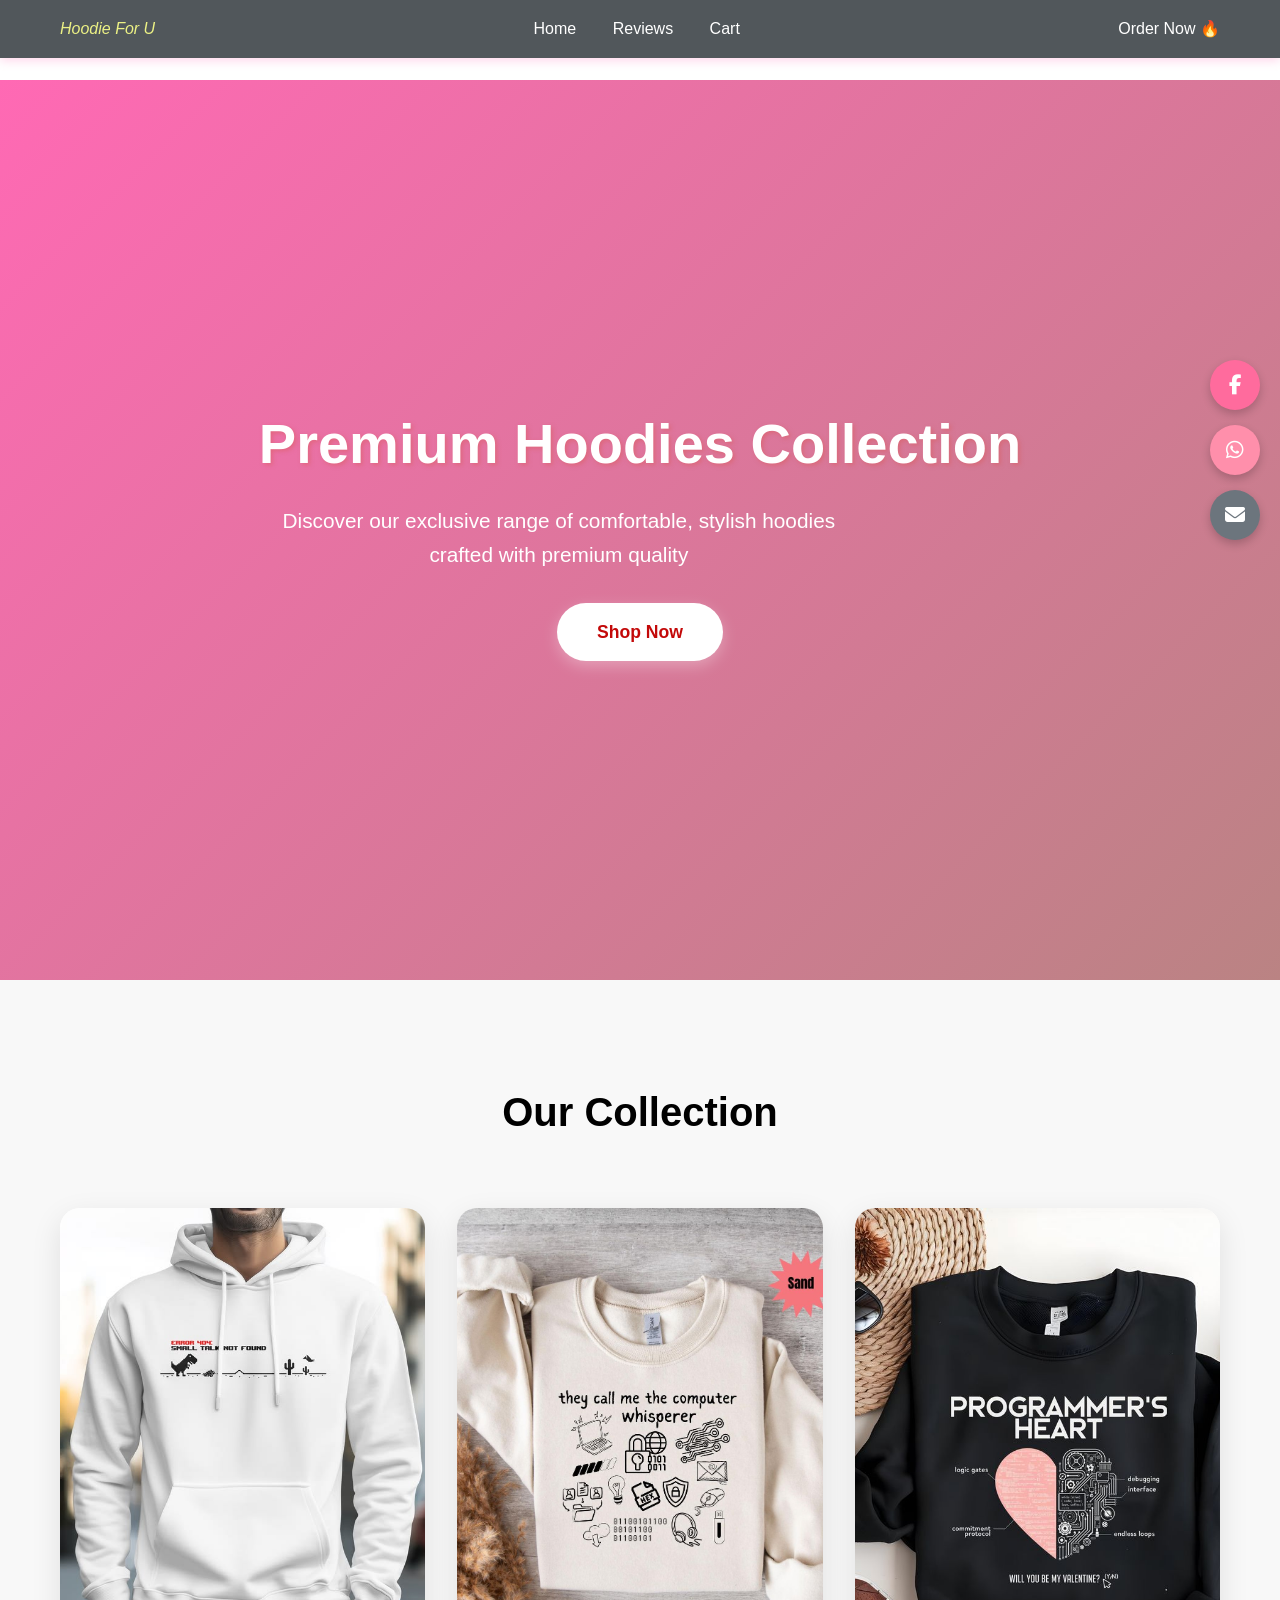
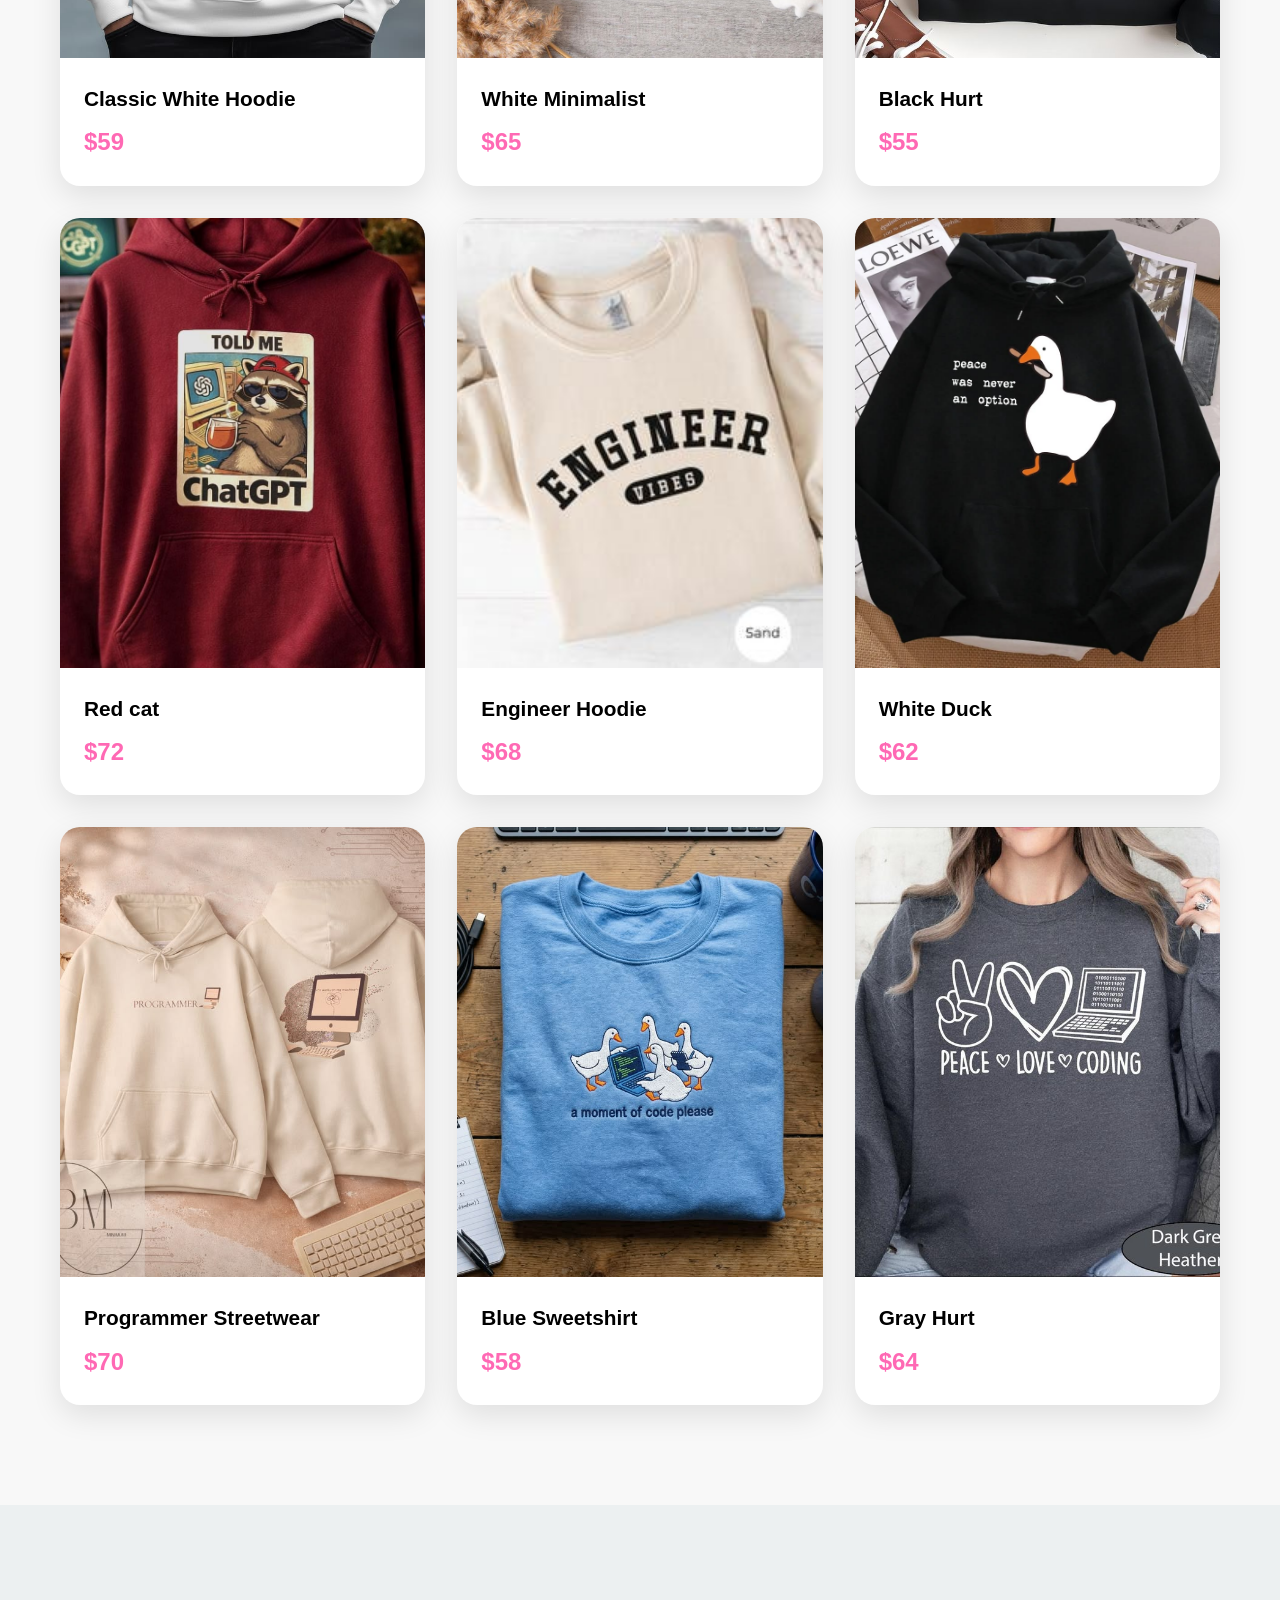
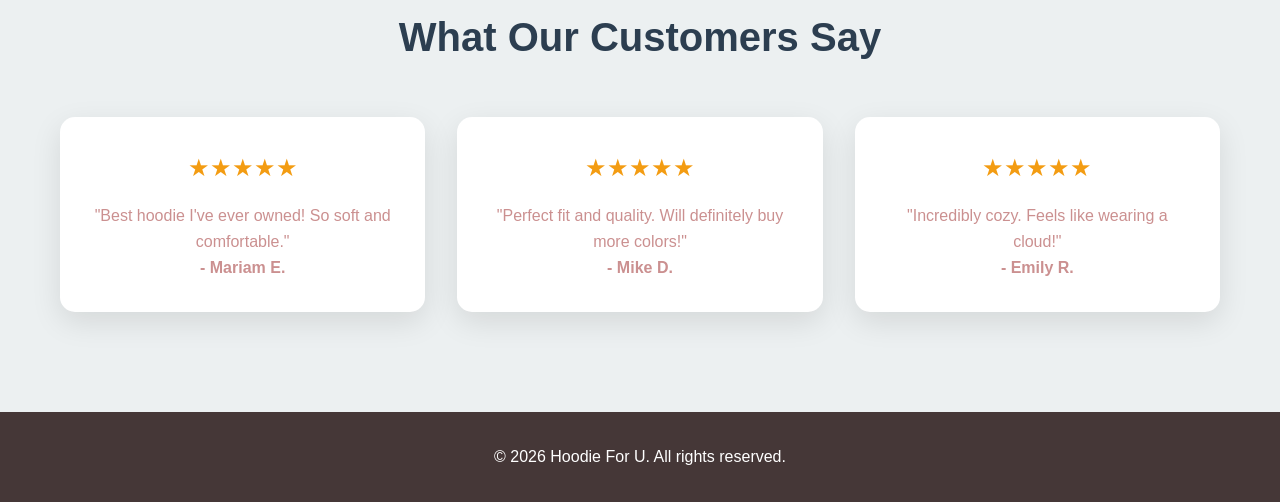
<file: index.html>
<!DOCTYPE html>
<html lang="en">
<head>
    <meta charset="UTF-8">
    <meta name="viewport" content="width=device-width, initial-scale=1.0">
    <title>Hoodie For U - Primuem Quality</title>
    <link rel="stylesheet" href="style.css">
     <link href="https://cdnjs.cloudflare.com/ajax/libs/font-awesome/6.5.0/css/all.min.css" rel="stylesheet">
</head>
<body>
    <script>
 function addedToCart () {
      alert("✅ Added to cart successfully!");
    }
    </script>
    <header class="header">
        <div class="container">
            <div class="logo">
                <p><em>Hoodie For U</em></p>
            </div>
            <nav class="nav">
                <a href="#home">Home</a>
                <a href="#reviews">Reviews</a>
                <a href="#cart">Cart</a>
            </nav>
            <div class="Register">
               <a href="index1.html">Order Now 🔥</a>
            </div>
        </div>
    </header>

    <section id="home" class="hero">
        <div class="hero-content">
            <h1>Premium Hoodies Collection</h1>
            <p>Discover our exclusive range of comfortable, stylish hoodies crafted with premium quality</p>
            <a href="#products" class="cta-button">Shop Now</a>
        </div>
    </section>

    <section id="products" class="products-section">
        <div class="container">
            <h2 class="section-title">Our Collection</h2>
            <div class="products-grid">
               
                <div class="product-card">
                    <div class="product-image">
                        <img src="hoodie1.jpg" alt="Hoodie 1">
                        <div class="product-overlay">
                            <button class="add-to-cart" onclick="addedToCart()">Add to Cart - $59</button>
                        </div>
                    </div>
                    <div class="product-info">
                        <h3>Classic White Hoodie</h3>
                        <p class="price">$59</p>
                    </div>
                </div>

        
                <div class="product-card">
                    <div class="product-image">
                        <img src="hoodie2.jpg" alt="Hoodie 2">
                        <div class="product-overlay">
                            <button class="add-to-cart" onclick="addedToCart()">Add to Cart - $65</button>
                        </div>
                    </div>
                    <div class="product-info">
                        <h3>White Minimalist</h3>
                        <p class="price">$65</p>
                    </div>
                </div>

                <!-- Hoodie 3 -->
                <div class="product-card">
                    <div class="product-image">
                        <img src="hoodie3.jpg" alt="Hoodie 3">
                        <div class="product-overlay">
                            <button class="add-to-cart" onclick="addedToCart()">Add to Cart - $55</button>
                        </div>
                    </div>
                    <div class="product-info">
                        <h3>Black Hurt</h3>
                        <p class="price">$55</p>
                    </div>
                </div>

                <!-- Hoodie 4 -->
                <div class="product-card">
                    <div class="product-image">
                        <img src="hoodie4.jpg" alt="Hoodie 4">
                        <div class="product-overlay">
                            <button class="add-to-cart" onclick="addedToCart()">Add to Cart - $72</button>
                        </div>
                    </div>
                    <div class="product-info">
                        <h3>Red cat</h3>
                        <p class="price">$72</p>
                    </div>
                </div>

                <!-- Hoodie 5 -->
                <div class="product-card">
                    <div class="product-image">
                        <img src="hoodie5.jpg" alt="Hoodie 5">
                        <div class="product-overlay">
                            <button class="add-to-cart" onclick="addedToCart()">Add to Cart - $68</button>
                        </div>
                    </div>
                    <div class="product-info">
                        <h3>Engineer Hoodie</h3>
                        <p class="price">$68</p>
                    </div>
                </div>

                <!-- Hoodie 6 -->
                <div class="product-card">
                    <div class="product-image">
                        <img src="hoodie6.jpg" alt="Hoodie 6">
                        <div class="product-overlay">
                            <button class="add-to-cart" onclick="addedToCart()">Add to Cart - $62</button>
                        </div>
                    </div>
                    <div class="product-info">
                        <h3>White Duck</h3>
                        <p class="price">$62</p>
                    </div>
                </div>

                <!-- Hoodie 7 -->
                <div class="product-card">
                    <div class="product-image">
                        <img src="hoodie7.jpg" alt="Hoodie 7">
                        <div class="product-overlay">
                            <button class="add-to-cart" onclick="addedToCart()">Add to Cart - $70</button>
                        </div>
                    </div>
                    <div class="product-info">
                        <h3>Programmer Streetwear</h3>
                        <p class="price">$70</p>
                    </div>
                </div>

                <!-- Hoodie 8 -->
                <div class="product-card">
                    <div class="product-image">
                        <img src="hoodie8.jpg" alt="Hoodie 8">
                        <div class="product-overlay">
                            <button class="add-to-cart" onclick="addedToCart()">Add to Cart - $58</button>
                        </div>
                    </div>
                    <div class="product-info">
                        <h3>Blue Sweetshirt</h3>
                        <p class="price">$58</p>
                    </div>
                </div>

                <!-- Hoodie 9 -->
                <div class="product-card">
                    <div class="product-image">
                        <img src="hoodie9.jpg" alt="Hoodie 9">
                        <div class="product-overlay">
                            <button class="add-to-cart" onclick="addedToCart()">Add to Cart - $64</button>
                        </div>
                    </div>
                    <div class="product-info">
                        <h3>Gray Hurt</h3>
                        <p class="price">$64</p>
                    </div>
                </div>
            </div>
        </div>
    </section>
    <section class="testimonials" id="reviews">
        <div class="container">
            <h2>What Our Customers Say</h2>
            <div class="testimonial-grid">
                <div class="testimonial">
                    <div class="stars">★★★★★</div>
                    <p>"Best hoodie I've ever owned! So soft and comfortable."</p>
                    <strong>- Mariam E.</strong>
                </div>
                <div class="testimonial">
                    <div class="stars">★★★★★</div>
                    <p>"Perfect fit and quality. Will definitely buy more colors!"</p>
                    <strong>- Mike D.</strong>
                </div>
                <div class="testimonial">
                    <div class="stars">★★★★★</div>
                    <p>"Incredibly cozy. Feels like wearing a cloud!"</p>
                    <strong>- Emily R.</strong>
                </div>
            </div>
        </div>
    </section>
     <section >
       <div class="icons">

    <div class="icon facebook">
        <i class="fab fa-facebook-f"></i>
    </div>

    <div class="icon whatsapp">
        <i class="fab fa-whatsapp"></i>
    </div>

    <div class="icon email">
        <i class="fas fa-envelope"></i>
    </div>

</div>
    </section>


   
    <footer class="footer">
        <div class="container">
            <p>&copy; 2026 Hoodie For U. All rights reserved.</p>
        </div>
    </footer>
</body>
</html>
</file>
<file: style.css>
* {
    margin: 0;
    padding: 0;
    box-sizing: border-box;
}

body {
    font-family: 'Poppins', sans-serif;
    line-height: 1.6;
    color: #cb9090;
}

.container {
    max-width: 1200px;
    margin: 0 auto;
    padding: 0 20px;
}

/* Header */
.header {
    background: #51575b;
    color: #ecf185;
    padding: 1rem 0;
    position: fixed;
    width: 100%;
    top: 0;
    z-index: 1000;
    box-shadow: 0 2px 10px rgba(255, 105, 180, 0.3);
}

.header .container {
    display: flex;
    justify-content: space-between;
    align-items: center;
}

.logo img {
    height: 50px;
}

.nav a {
    color: #fff;
    text-decoration: none;
    margin-left: 2rem;
    font-weight: 500;
    transition: color 0.3s ease;
}

.nav a:hover {
    color: #d83989;
}

.Register a {
color: #fff;
    text-decoration: none;
    margin-left: 2rem;
    font-weight: 500;
    transition: color 0.3s ease;
}
.Register a:hover {
     color: #d83989;
}
/* Hero Section */
.hero {
    background: linear-gradient(135deg, #ff69b4 0%, #ba8383 100%);
    height: 100vh;
    display: flex;
    align-items: center;
    justify-content: center;
    text-align: center;
    color: #fff;
    margin-top: 80px;
}

.hero-content h1 {
    font-size: 3.5rem;
    margin-bottom: 1rem;
    font-weight: 700;
    text-shadow: 2px 2px 4px rgba(219, 92, 92, 0.5);
}

.hero-content p {
    font-size: 1.3rem;
    margin-bottom: 2rem;
    max-width: 600px;
}

.cta-button {
    display: inline-block;
    background: #fff;
    color: #c30909;
    padding: 15px 40px;
    text-decoration: none;
    font-weight: 600;
    border-radius: 50px;
    font-size: 1.1rem;
    transition: all 0.3s ease;
    box-shadow: 0 5px 15px rgba(255,255,255,0.3);
}

.cta-button:hover {
    transform: translateY(-3px);
    box-shadow: 0 8px 25px rgba(255,255,255,0.4);
    color: #000;
}

/* Products Section */
.products-section {
    padding: 100px 0;
    background: #f8f8f8;
}

.section-title {
    text-align: center;
    font-size: 2.5rem;
    margin-bottom: 4rem;
    color: #000;
    font-weight: 700;
}

.products-grid {
    display: grid;
    grid-template-columns: repeat(auto-fit, minmax(350px, 1fr));
    gap: 2rem;
}

.product-card {
    background: #fff;
    border-radius: 20px;
    overflow: hidden;
    box-shadow: 0 10px 30px rgba(0,0,0,0.1);
    transition: all 0.3s ease;
}

.product-card:hover {
    transform: translateY(-10px);
    box-shadow: 0 20px 40px rgba(255,105,180,0.2);
}

.product-image {
    position: relative;
    overflow: hidden;
    height: 450px;
}

.product-image img {
    width: 100%;
    height: 100%;
    object-fit: cover;
    transition: transform 0.3s ease;
}

.product-card:hover .product-image img {
    transform: scale(1.05);
}

.product-overlay {
    position: absolute;
    bottom: 0;
    left: 0;
    right: 0;
    background: linear-gradient(transparent, rgba(0,0,0,0.9));
    color: #fff;
    padding: 2rem 1.5rem 2rem;
    transform: translateY(100%);
    transition: transform 0.3s ease;
}

.product-card:hover .product-overlay {
    transform: translateY(0);
}

.add-to-cart {
    width: 100%;
    background: #ff69b4;
    color: #fff;
    border: none;
    padding: 12px 20px;
    border-radius: 25px;
    font-weight: 600;
    cursor: pointer;
    transition: all 0.3s ease;
}

.add-to-cart:hover {
    background: #fff;
    color: #ff69b4;
    transform: scale(1.05);
}

.product-info {
    padding: 1.5rem;
}

.product-info h3 {
    font-size: 1.3rem;
    margin-bottom: 0.5rem;
    color: #000;
}

.price {
    font-size: 1.5rem;
    font-weight: 700;
    color: #ff69b4;
}
.testimonials {
            padding: 100px 0;
            background: #ecf0f1;
        }

        .testimonials h2 {
            text-align: center;
            font-size: 2.5rem;
            margin-bottom: 3rem;
            color: #2c3e50;
        }

        .testimonial-grid {
            display: grid;
            grid-template-columns: repeat(auto-fit, minmax(300px, 1fr));
            gap: 2rem;
        }

        .testimonial {
            background: white;
            padding: 2rem;
            border-radius: 15px;
            box-shadow: 0 10px 30px rgba(0,0,0,0.1);
            text-align: center;
        }

        .stars {
            color: #f39c12;
            font-size: 1.5rem;
            margin-bottom: 1rem;
        }
.icons {
    position: fixed;
    right: 20px;
    top: 50%;
    transform: translateY(-50%);
    
    display: flex;
    flex-direction: column;
    gap: 15px;
}

/* الأيقونات */
.icon {
    width: 50px;
    height: 50px;
    border-radius: 50%;
    
    display: flex;
    align-items: center;
    justify-content: center;

    font-size: 20px;
    color: white;
    cursor: pointer;

    transition: 0.3s;
    box-shadow: 0 4px 10px rgba(0,0,0,0.2);
}

/* ألوان بينك × رمادي */
.facebook {
    background: #ff6b9d; /* pink */
}

.whatsapp {
    background: #ff8fab; /* light pink */
}

.email {
    background: #6c757d; /* gray */
}

/* Hover احترافي */
.icon:hover {
    transform: scale(1.2);
}

/* تأثير glow خفيف */
.icon:hover {
    box-shadow: 0 0 15px rgba(255, 105, 180, 0.6);
}

/* Footer */
.footer {
    background: #453737;
    color: #fff;
    text-align: center;
    padding: 2rem 0;
}

/* Responsive Design */
@media (max-width: 768px) {
    .header .container {
        flex-direction: column;
        gap: 1rem;
    }
    
    .nav {
        display: flex;
        flex-wrap: wrap;
        gap: 1rem;
    }
    
    .nav a {
        margin-left: 0;
    }
    
    .hero-content h1 {
        font-size: 2.5rem;
    }
    
    .products-grid {
        grid-template-columns: 1fr;
        gap: 1.5rem;
    }
    
    .section-title {
        font-size: 2rem;
    }
}

@media (max-width: 480px) {
    .hero-content h1 {
        font-size: 2rem;
    }
    
    .hero-content p {
        font-size: 1.1rem;
    }
}
</file>
